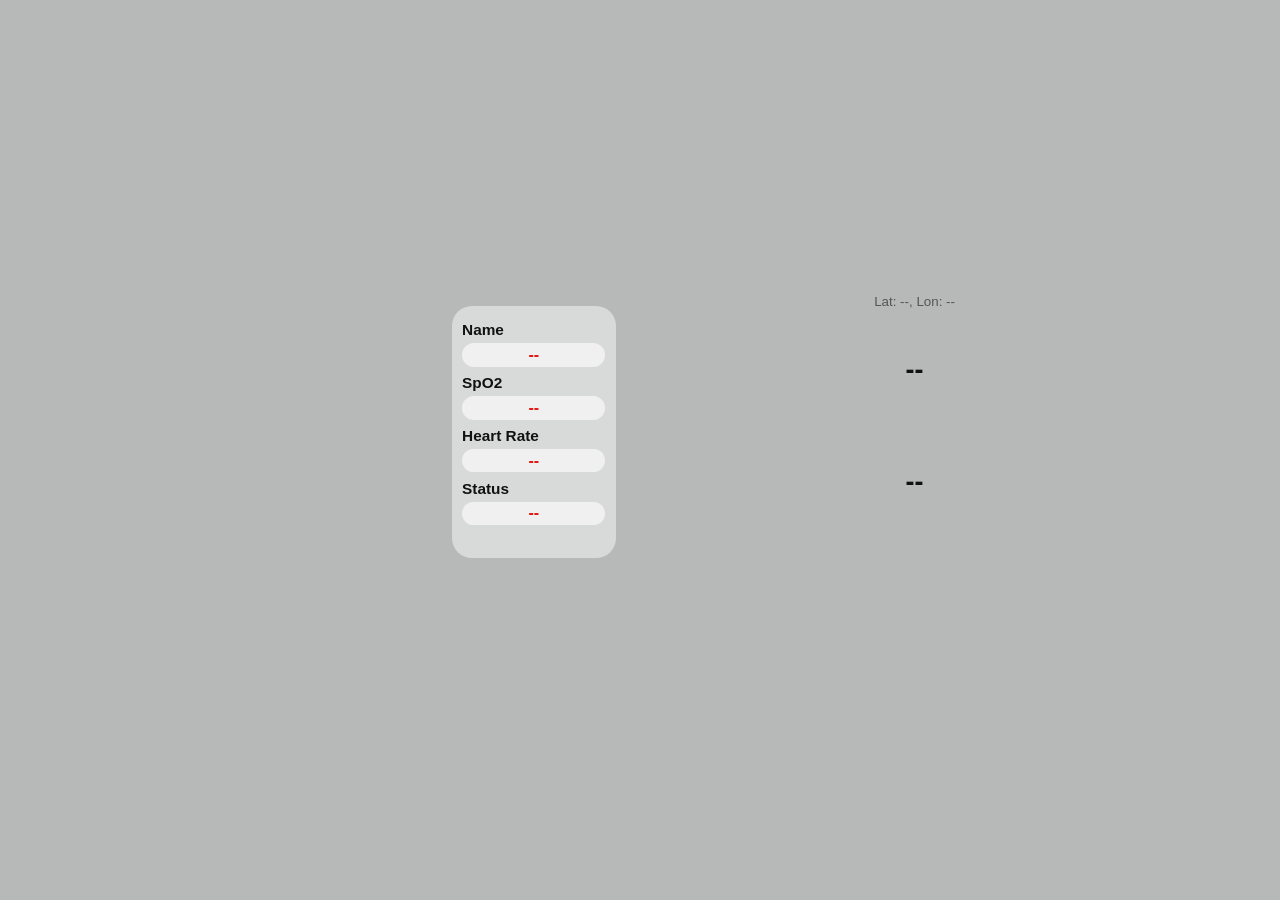
<file: index.html>
<!doctype html>
<html lang="th">
  <head>
    <meta charset="UTF-8" />
    <meta http-equiv="refresh" content="0; url=./data/Json_Test/preview.html" />
    <meta name="viewport" content="width=device-width, initial-scale=1" />
    <title>Wildforce JSON Test</title>
    <style>
      html,
      body {
        margin: 0;
        height: 100%;
        background: #dfe3e1;
        font-family: "Segoe UI", Tahoma, sans-serif;
      }
      body {
        display: grid;
        place-items: center;
      }
      a {
        color: #0b5fff;
        text-decoration: none;
        font-weight: 600;
      }
    </style>
  </head>
  <body>
    <p>กำลังเปิดหน้า preview ... <a href="./preview.html">คลิกที่นี่หากหน้าไม่เปลี่ยน</a></p>
  </body>
</html>
</file>
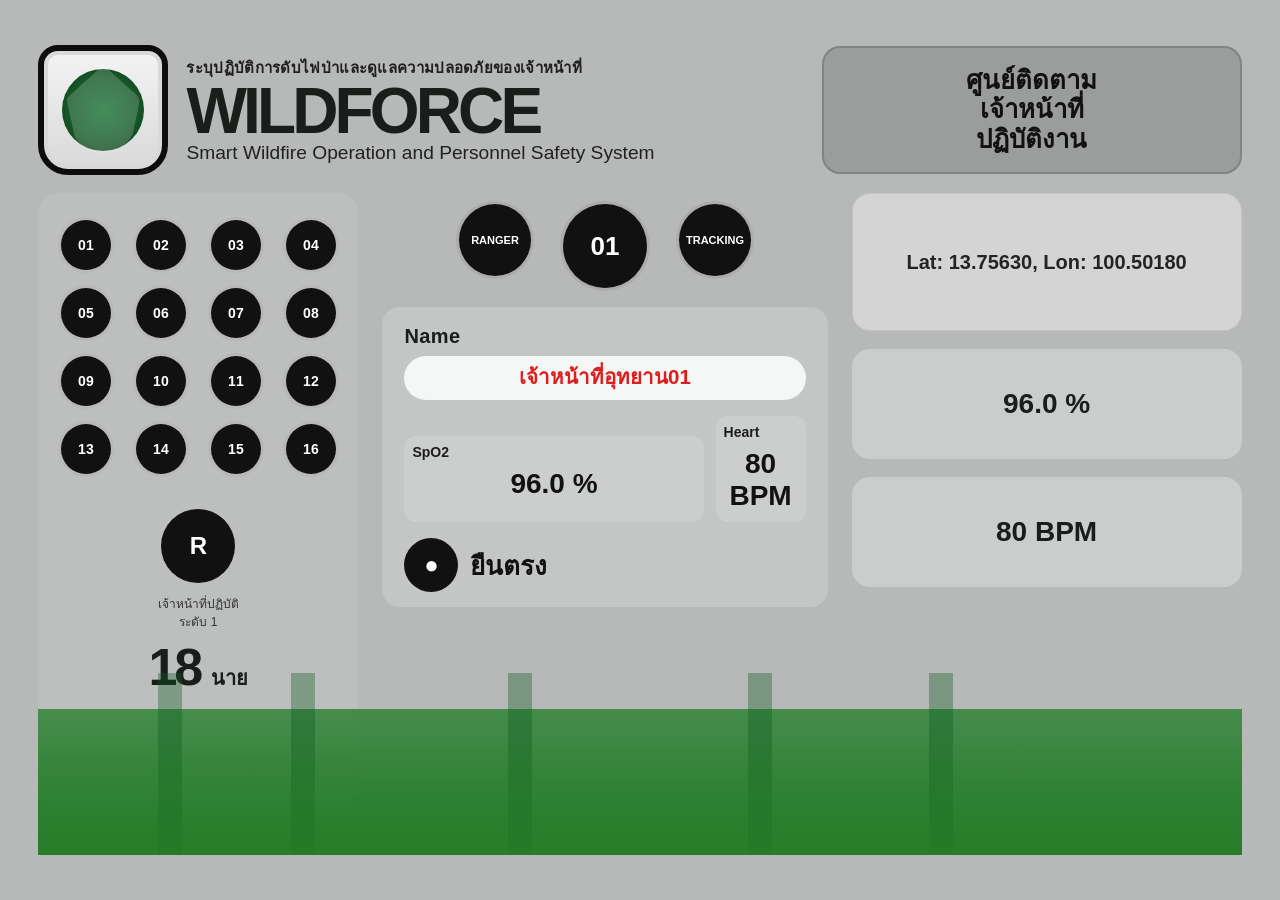
<file: preview.html>
<!doctype html>
<html lang="th">
  <head>
    <meta charset="UTF-8" />
    <meta name="viewport" content="width=device-width, initial-scale=1" />
    <title>Wildforce Dashboard</title>
    <style>
      :root {
        --bg: #b7b8b8;
        --panel: #dfe2df;
        --dark: #111111;
        --white: #f5f5f5;
        --text: #1b1d1a;
        --muted: #4b4b4b;
        --green: #1d7b2b;
        --green-2: #1e8e3a;
        --red: #de1d1d;
      }

      * { box-sizing: border-box; }
      html, body {
        margin: 0;
        min-height: 100%;
        background: var(--bg);
        font-family: "Segoe UI", Tahoma, sans-serif;
        color: var(--text);
      }

      body {
        display: grid;
        place-items: center;
        min-height: 100vh;
      }

      .dashboard {
        position: relative;
        width: min(94vw, 1600px);
        height: min(90vh, 890px);
        overflow: hidden;
        background: var(--bg);
      }

      .topbar {
        display: flex;
        align-items: center;
        justify-content: space-between;
        gap: 24px;
        margin: 0 0 18px;
      }

      .brand-box {
        display: flex;
        align-items: center;
        gap: 18px;
        flex: 1;
        min-width: 0;
      }

      .shield {
        flex: 0 0 130px;
        width: 130px;
        height: 130px;
        border-radius: 20px 20px 30px 30px;
        background: linear-gradient(180deg, #f3f3f3 0%, #d9d9d9 100%);
        border: 6px solid #0d0d0d;
        box-shadow: inset 0 0 0 4px #d9d9d9;
        position: relative;
      }

      .shield::before {
        content: "";
        position: absolute;
        inset: 18px;
        border-radius: 50%;
        background: radial-gradient(circle at center, #1b7437 0%, #175b2a 55%, #0d3518 100%);
      }

      .shield::after {
        content: "";
        position: absolute;
        inset: 14px 22px 16px 22px;
        border-radius: 50%;
        background: #fff;
        clip-path: polygon(50% 0%, 100% 38%, 84% 100%, 16% 100%, 0% 38%);
        opacity: .18;
      }

      .brand-copy {
        flex: 1;
        min-width: 0;
      }

      .brand-copy .small {
        display: block;
        color: #1f1f1f;
        font-weight: 700;
        font-size: 15px;
        letter-spacing: .02em;
      }

      .brand-copy .title {
        font-size: clamp(46px, 5vw, 118px);
        line-height: .85;
        letter-spacing: -.06em;
        font-weight: 900;
        margin-top: 4px;
      }

      .brand-copy .tag {
        margin-top: 4px;
        color: #212121;
        font-size: clamp(16px, 1.5vw, 26px);
        font-weight: 500;
      }

      .title-card {
        width: 420px;
        min-width: 260px;
        height: 128px;
        border-radius: 18px;
        background: rgba(17,17,17,0.16);
        border: 2px solid rgba(17,17,17,0.18);
        display: grid;
        place-items: center;
        text-align: center;
        padding: 8px 18px;
        font-weight: 800;
        color: #111;
        line-height: 1.15;
        font-size: clamp(22px, 2vw, 36px);
      }

      .content {
        display: grid;
        grid-template-columns: 320px 1fr 390px;
        gap: 24px;
        align-items: start;
      }

      .roster-panel {
        background: rgba(255,255,255,0.08);
        border-radius: 20px;
        padding: 18px 14px 12px;
        min-height: 610px;
      }

      .roster-grid {
        display: grid;
        grid-template-columns: repeat(4, 1fr);
        gap: 12px 8px;
        align-items: center;
        justify-items: center;
        margin-top: 6px;
      }

      .roster-cell {
        width: 56px;
        height: 56px;
        border-radius: 50%;
        background: #111;
        color: #fff;
        display: grid;
        place-items: center;
        font-weight: 700;
        font-size: 14px;
        border: 3px solid rgba(255,255,255,0.7);
      }

      .roster-cell.active {
        background: #111;
        box-shadow: inset 0 0 0 3px #fff;
      }

      .roster-footer {
        margin-top: 18px;
        position: relative;
        padding-top: 14px;
      }

      .roster-footer .selected {
        width: 74px;
        height: 74px;
        border-radius: 50%;
        background: #111;
        color: #fff;
        display: grid;
        place-items: center;
        font-weight: 800;
        font-size: 24px;
        margin: 0 auto 12px;
      }

      .roster-footer .meta {
        font-size: 12px;
        text-align: center;
        color: #333;
        line-height: 1.5;
      }

      .count {
        font-size: clamp(52px, 4vw, 92px);
        font-weight: 900;
        letter-spacing: -0.06em;
        line-height: 1;
        text-align: center;
        margin-top: 10px;
      }

      .count span {
        font-size: 20px;
        letter-spacing: 0;
      }

      .middle {
        display: flex;
        flex-direction: column;
        gap: 16px;
      }

      .status-row {
        display: flex;
        justify-content: center;
        gap: 26px;
        margin-top: 8px;
      }

      .mini-badge {
        width: 90px;
        height: 90px;
        border-radius: 50%;
        background: #111;
        color: #fff;
        display: grid;
        place-items: center;
        font-weight: 800;
        font-size: 12px;
        border: 3px solid rgba(255,255,255,0.65);
      }

      .mini-badge.small {
        width: 78px;
        height: 78px;
        font-size: 11px;
      }

      .mini-badge strong {
        display: block;
        font-size: 26px;
        line-height: 1;
      }

      .info-box {
        width: 100%;
        border-radius: 18px;
        background: rgba(255,255,255,0.18);
        padding: 18px 22px 14px;
        min-height: 300px;
      }

      .label {
        display: block;
        margin: 0 0 8px;
        font-size: 20px;
        font-weight: 800;
        letter-spacing: .02em;
      }

      .value {
        display: block;
        width: 100%;
        min-height: 44px;
        border-radius: 22px;
        background: rgba(255,255,255,0.84);
        color: var(--red);
        font-size: clamp(18px, 1.6vw, 30px);
        font-weight: 800;
        padding: 8px 12px;
        text-align: center;
        line-height: 1.3;
      }

      .metrics {
        display: grid;
        grid-template-columns: 1fr 90px;
        gap: 12px;
        margin-top: 16px;
        align-items: end;
      }

      .metric-box {
        background: rgba(255,255,255,0.14);
        border-radius: 12px;
        padding: 8px 8px 10px;
        min-height: 86px;
      }

      .metric-box .sub {
        display: block;
        font-size: 14px;
        font-weight: 700;
        color: #1d1d1d;
      }

      .metric-box .num {
        display: block;
        margin-top: 8px;
        font-size: 28px;
        text-align: center;
        font-weight: 800;
        color: #111;
      }

      .status-display {
        margin-top: 16px;
        display: flex;
        align-items: center;
        gap: 12px;
      }

      .status-indicator {
        width: 54px;
        height: 54px;
        border-radius: 50%;
        background: #111;
        color: #fff;
        display: grid;
        place-items: center;
        font-size: 24px;
        font-weight: 800;
      }

      .status-text {
        font-size: 26px;
        font-weight: 800;
        color: #111;
        flex: 1;
      }

      .right-area {
        display: flex;
        flex-direction: column;
        gap: 18px;
      }

      .map-box {
        height: 138px;
        border-radius: 18px;
        background: rgba(255,255,255,0.4);
        border: 1px solid rgba(0,0,0,0.08);
        display: grid;
        place-items: center;
        font-size: 20px;
        color: #242424;
        font-weight: 700;
      }

      .stat-box {
        height: 110px;
        border-radius: 18px;
        background: rgba(255,255,255,0.28);
        display: flex;
        align-items: center;
        justify-content: center;
        font-size: 28px;
        font-weight: 800;
      }

      .forest {
        position: absolute;
        left: 0;
        right: 0;
        bottom: -18px;
        height: 200px;
        background: linear-gradient(180deg, rgba(0,0,0,0) 0%, rgba(0,0,0,0) 18%, rgba(44,129,49,0.82) 18%, rgba(22,120,34,0.9) 100%);
        border-radius: 26px 26px 0 0;
        overflow: hidden;
      }

      .forest::before,
      .forest::after {
        content: "";
        position: absolute;
        inset: 0;
        background-repeat: no-repeat;
        background-size: 100% 100%;
      }

      .forest::before {
        background-image: linear-gradient(90deg, transparent 0 10%, rgba(11,91,31,.45) 10% 12%, transparent 12% 21%, rgba(11,91,31,.45) 21% 23%, transparent 23% 39%, rgba(11,91,31,.45) 39% 41%, transparent 41% 59%, rgba(11,91,31,.45) 59% 61%, transparent 61% 74%, rgba(11,91,31,.45) 74% 76%, transparent 76% 100%);
        opacity: .8;
      }

      .forest::after {
        inset: auto 0 0 0;
        height: 70%;
        background: linear-gradient(180deg, transparent, rgba(38,124,37,.9));
      }

      @media (max-width: 1100px) {
        .content {
          grid-template-columns: 1fr;
        }
        .right-area {
          flex-direction: row;
          flex-wrap: wrap;
        }
        .map-box, .stat-box {
          flex: 1 1 220px;
        }
      }
    </style>
  </head>
  <body>
    <main class="dashboard">
      <header class="topbar">
        <div class="brand-box">
          <div class="shield" aria-hidden="true"></div>
          <div class="brand-copy">
            <span class="small">ระบุปฏิบัติการดับไฟป่าและดูแลความปลอดภัยของเจ้าหน้าที่</span>
            <div class="title">WILDFORCE</div>
            <div class="tag">Smart Wildfire Operation and Personnel Safety System</div>
          </div>
        </div>
        <div class="title-card">ศูนย์ติดตาม<br />เจ้าหน้าที่<br />ปฏิบัติงาน</div>
      </header>

      <div class="content">
        <aside class="roster-panel">
          <div class="roster-grid">
            <div class="roster-cell">01</div>
            <div class="roster-cell">02</div>
            <div class="roster-cell">03</div>
            <div class="roster-cell">04</div>
            <div class="roster-cell">05</div>
            <div class="roster-cell">06</div>
            <div class="roster-cell">07</div>
            <div class="roster-cell">08</div>
            <div class="roster-cell">09</div>
            <div class="roster-cell">10</div>
            <div class="roster-cell">11</div>
            <div class="roster-cell">12</div>
            <div class="roster-cell">13</div>
            <div class="roster-cell">14</div>
            <div class="roster-cell">15</div>
            <div class="roster-cell">16</div>
          </div>

          <div class="roster-footer">
            <div class="selected">R</div>
            <div class="meta">เจ้าหน้าที่ปฏิบัติ<br />ระดับ 1</div>
            <div class="count">18 <span>นาย</span></div>
          </div>
        </aside>

        <section class="middle">
          <div class="status-row">
            <div class="mini-badge small">RANGER</div>
            <div class="mini-badge"><strong>01</strong></div>
            <div class="mini-badge small">TRACKING</div>
          </div>

          <div class="info-box">
            <span class="label">Name</span>
            <span id="name" class="value">โหลด data.json...</span>

            <div class="metrics">
              <div class="metric-box">
                <span class="sub">SpO2</span>
                <strong id="spo2" class="num">--</strong>
              </div>
              <div class="metric-box">
                <span class="sub">Heart</span>
                <strong id="hr" class="num">--</strong>
              </div>
            </div>

            <div class="status-display">
              <div class="status-indicator">●</div>
              <div id="status" class="status-text">--</div>
            </div>
          </div>
        </section>

        <aside class="right-area">
          <div class="map-box" id="coordinates">Lat: --, Lon: --</div>
          <div class="stat-box" id="rightSpo2">--</div>
          <div class="stat-box" id="rightHr">--</div>
        </aside>
      </div>

      <div class="forest" aria-hidden="true"></div>
    </main>

    <script>
      const statusLabels = ["ยืนตรง", "ล้ม", "เอียงซ้าย", "เอียงขวา"];
      const setText = (id, value) => {
        const el = document.getElementById(id);
        if (el) el.textContent = value;
      };

      async function loadData() {
        const res = await fetch('./data/Json_Test/data.json', { cache: 'no-store' });
        if (!res.ok) throw new Error('โหลด data.json ไม่สำเร็จ');
        const data = await res.json();

        const hasData = data.hasData !== false;
        const latitude = Number(data.lat) || 0;
        const longitude = Number(data.lon) || 0;

        setText('name', data.name || 'เจ้าหน้าที่อุทยาน01');
        setText('spo2', hasData ? `${Number(data.spo2).toFixed(1)} %` : '--');
        setText('hr', hasData ? `${Number(data.hr).toFixed(0)} BPM` : '--');
        setText('status', statusLabels[Number(data.status)] || statusLabels[0]);
        setText('coordinates', `Lat: ${latitude.toFixed(5)}, Lon: ${longitude.toFixed(5)}`);
        setText('rightSpo2', hasData ? `${Number(data.spo2).toFixed(1)} %` : '--');
        setText('rightHr', hasData ? `${Number(data.hr).toFixed(0)} BPM` : '--');
      }

      loadData().catch((error) => {
        setText('name', 'โหลด data.json ไม่สำเร็จ');
        setText('status', 'อ่าน JSON ไม่สำเร็จ');
        setText('spo2', '--');
        setText('hr', '--');
        setText('coordinates', 'Lat: --, Lon: --');
      });
    </script>
  </body>
</html>
</file>
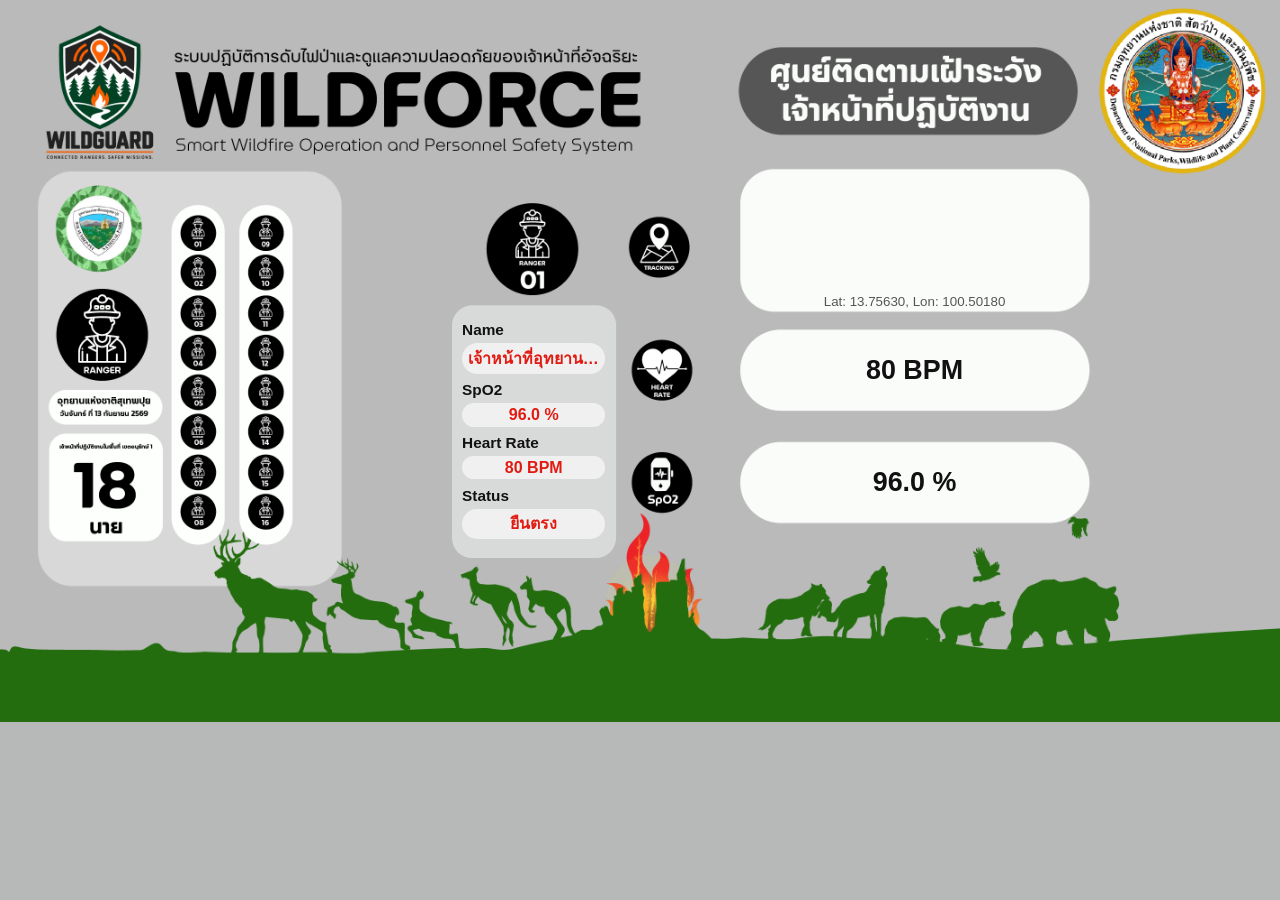
<file: data/Json_Test/preview.html>
<!doctype html>
<html lang="th">
  <head>
    <meta charset="UTF-8" />
    <meta name="viewport" content="width=device-width, initial-scale=1" />
    <title>Wildforce JSON Test</title>
    <link rel="stylesheet" href="preview.css" />
  </head>
  <body>
    <main class="dashboard">
      <section class="info-panel">
        <div class="field"><b>Name</b><strong id="name">--</strong></div>
        <div class="field"><b>SpO2</b><strong id="spo2">--</strong></div>
        <div class="field"><b>Heart Rate</b><strong id="hr">--</strong></div>
        <div class="field"><b>Status</b><strong id="status">--</strong></div>
      </section>
      <section class="map-panel">
        <iframe id="map" title="ตำแหน่งเจ้าหน้าที่"></iframe>
        <small id="coordinates">Lat: --, Lon: --</small>
      </section>
      <strong class="metric hr" id="rightHr">--</strong>
      <strong class="metric spo2" id="rightSpo2">--</strong>
    </main>
    <script src="preview.js"></script>
  </body>
</html>
</file>
<file: data/Json_Test/preview.css>
* {
  box-sizing: border-box;
}
html,
body {
  margin: 0;
  min-height: 100%;
  background: #b7b8b8;
}
body {
  display: grid;
  place-items: start center;
  overflow: auto;
  font-family: "Segoe UI", Tahoma, sans-serif;
}
.dashboard {
  position: relative;
  width: min(100vw, calc(100vh * 1.771875));
  aspect-ratio: 2835 / 1600;
  background: url("../image.png") center / 100% 100% no-repeat;
}
.info-panel {
  position: absolute;
  top: 42.3%;
  left: 35.3%;
  width: 12.8%;
  height: 35%;
  padding: 1.2% 0.8%;
  border-radius: 20px;
  background: #d8dad9;
  color: #111;
}
.field {
  margin-bottom: 5%;
}
.field b {
  display: block;
  margin-bottom: 4px;
  font-size: clamp(10px, 1.2vw, 18px);
}
.field strong {
  display: block;
  overflow: hidden;
  padding: 2% 4%;
  border-radius: 30px;
  background: #f0f0f0;
  color: #e21b12;
  font-size: clamp(10px, 1.25vw, 20px);
  text-align: center;
  white-space: nowrap;
  text-overflow: ellipsis;
}
.map-panel {
  position: absolute;
  top: 23.5%;
  left: 57.8%;
  width: 27.3%;
  height: 19.8%;
}
#map {
  width: 100%;
  height: 100%;
  border: 0;
  border-radius: 25px;
}
.map-panel small {
  position: absolute;
  bottom: 4px;
  left: 0;
  width: 100%;
  color: #555;
  text-align: center;
}
.metric {
  position: absolute;
  left: 57.8%;
  display: grid;
  width: 27.3%;
  height: 11.2%;
  place-items: center;
  color: #111;
  font-size: clamp(20px, 2.1vw, 34px);
}
.hr {
  top: 45.7%;
}
.spo2 {
  top: 61.2%;
}
@media (max-width: 760px) {
  .dashboard {
    width: 100vw;
  }
}
</file>
